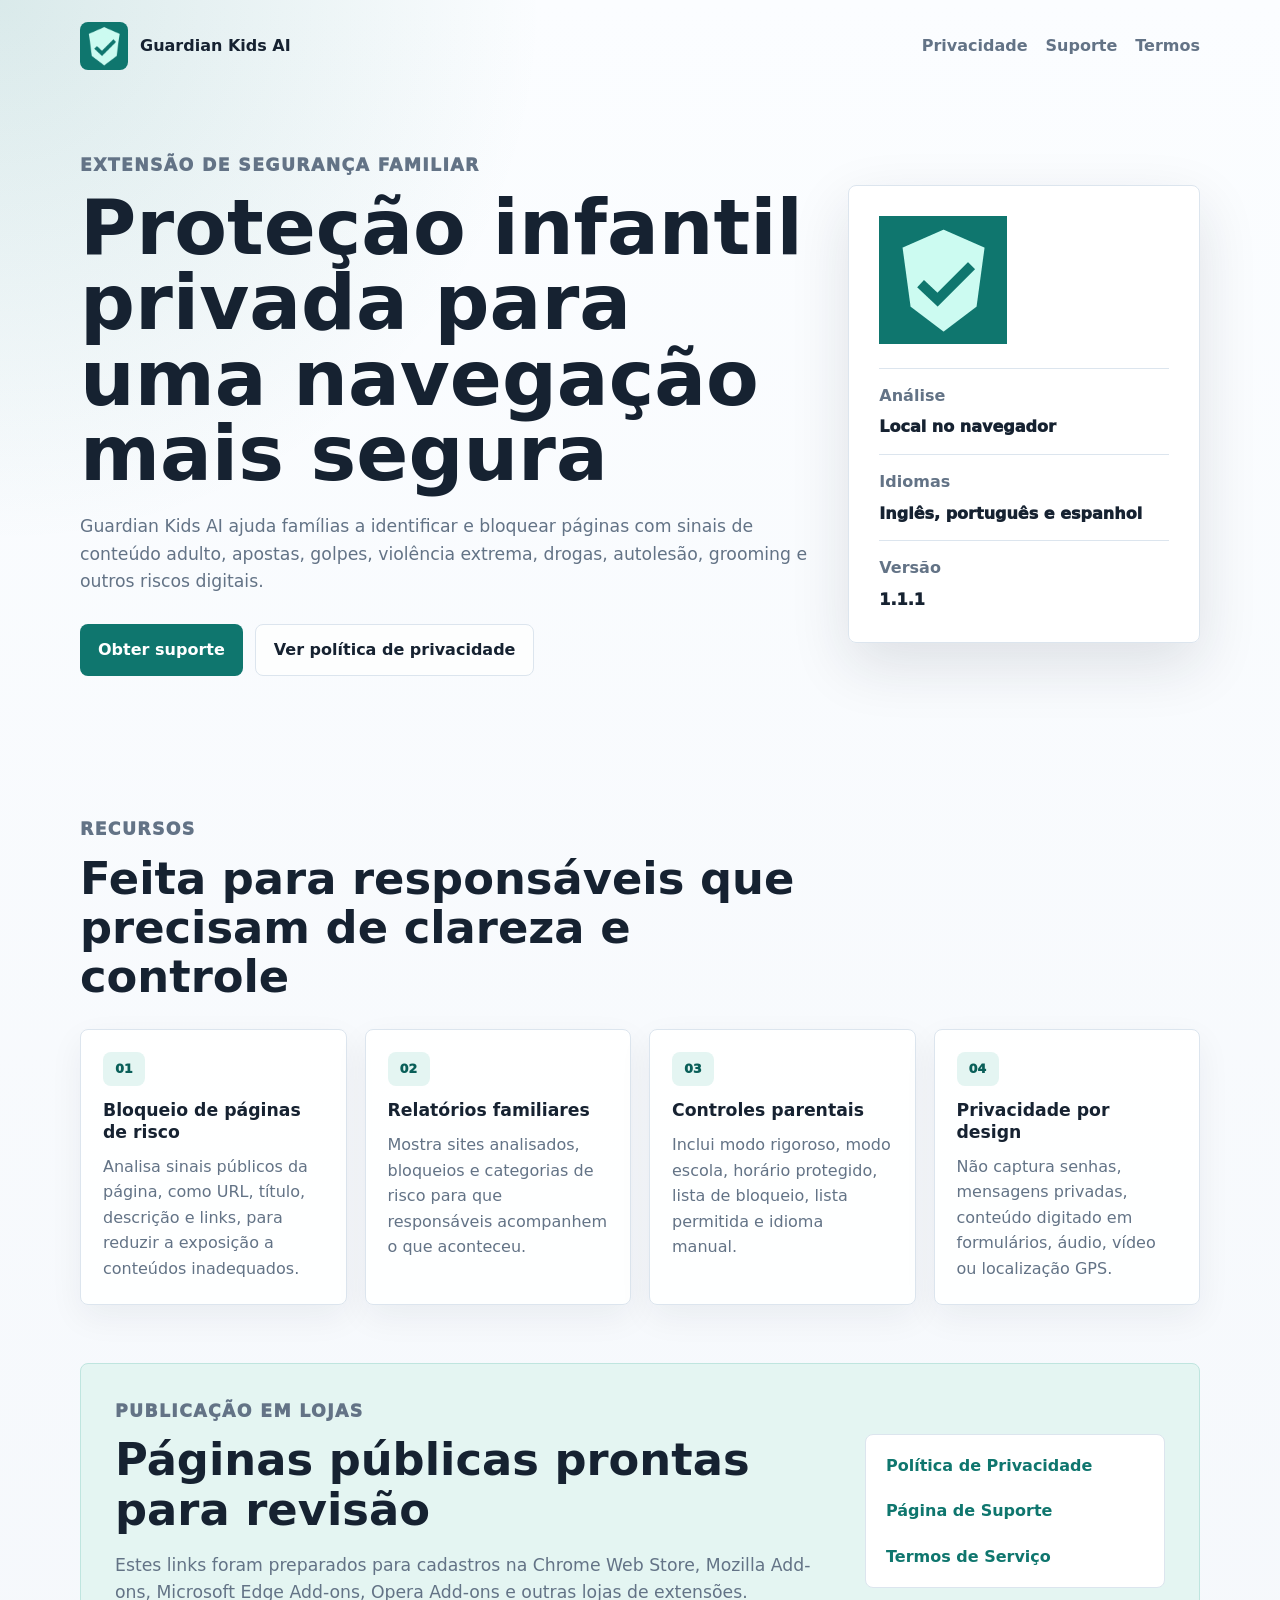
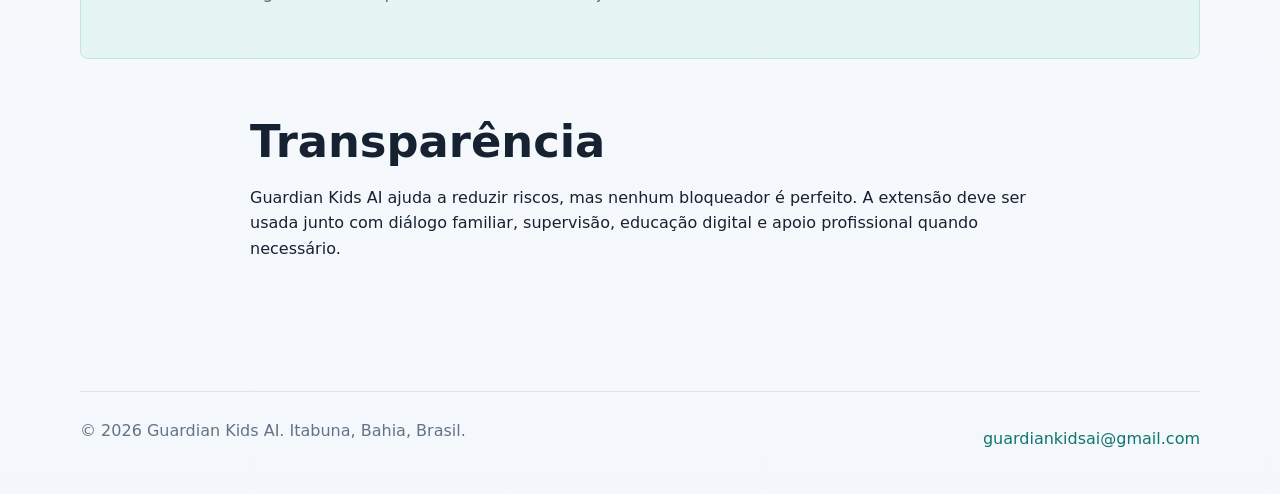
<file: index.html>
<!doctype html>
<html lang="pt-BR">
  <head>
    <meta charset="utf-8">
    <meta name="viewport" content="width=device-width, initial-scale=1">
    <title>Guardian Kids AI | Proteção infantil para navegadores</title>
    <meta
      name="description"
      content="Guardian Kids AI é uma extensão de proteção infantil para navegadores, com bloqueio local de sites de risco, relatórios familiares e foco em privacidade."
    >
    <link rel="icon" href="assets/logo.png">
    <link rel="stylesheet" href="css/style.css">
  </head>
  <body>
    <header class="site-header">
      <a class="brand" href="index.html" aria-label="Guardian Kids AI">
        <img src="assets/logo.png" alt="" width="48" height="48">
        <span>Guardian Kids AI</span>
      </a>
      <nav aria-label="Páginas principais">
        <a href="privacy.html">Privacidade</a>
        <a href="support.html">Suporte</a>
        <a href="terms.html">Termos</a>
      </nav>
    </header>

    <main>
      <section class="hero">
        <div class="hero-copy">
          <p class="eyebrow">Extensão de segurança familiar</p>
          <h1>Proteção infantil privada para uma navegação mais segura</h1>
          <p>
            Guardian Kids AI ajuda famílias a identificar e bloquear páginas
            com sinais de conteúdo adulto, apostas, golpes, violência extrema,
            drogas, autolesão, grooming e outros riscos digitais.
          </p>
          <div class="actions" aria-label="Ações principais">
            <a class="button primary" href="support.html">Obter suporte</a>
            <a class="button secondary" href="privacy.html">Ver política de privacidade</a>
          </div>
        </div>

        <aside class="hero-panel" aria-label="Resumo do produto">
          <img src="assets/logo.png" alt="Logo Guardian Kids AI" width="128" height="128">
          <dl>
            <div>
              <dt>Análise</dt>
              <dd>Local no navegador</dd>
            </div>
            <div>
              <dt>Idiomas</dt>
              <dd>Inglês, português e espanhol</dd>
            </div>
            <div>
              <dt>Versão</dt>
              <dd>1.1.1</dd>
            </div>
          </dl>
        </aside>
      </section>

      <section class="section">
        <div class="section-heading">
          <p class="eyebrow">Recursos</p>
          <h2>Feita para responsáveis que precisam de clareza e controle</h2>
        </div>
        <div class="feature-grid">
          <article>
            <span class="feature-icon">01</span>
            <h3>Bloqueio de páginas de risco</h3>
            <p>
              Analisa sinais públicos da página, como URL, título, descrição e
              links, para reduzir a exposição a conteúdos inadequados.
            </p>
          </article>
          <article>
            <span class="feature-icon">02</span>
            <h3>Relatórios familiares</h3>
            <p>
              Mostra sites analisados, bloqueios e categorias de risco para que
              responsáveis acompanhem o que aconteceu.
            </p>
          </article>
          <article>
            <span class="feature-icon">03</span>
            <h3>Controles parentais</h3>
            <p>
              Inclui modo rigoroso, modo escola, horário protegido, lista de
              bloqueio, lista permitida e idioma manual.
            </p>
          </article>
          <article>
            <span class="feature-icon">04</span>
            <h3>Privacidade por design</h3>
            <p>
              Não captura senhas, mensagens privadas, conteúdo digitado em
              formulários, áudio, vídeo ou localização GPS.
            </p>
          </article>
        </div>
      </section>

      <section class="band">
        <div>
          <p class="eyebrow">Publicação em lojas</p>
          <h2>Páginas públicas prontas para revisão</h2>
          <p>
            Estes links foram preparados para cadastros na Chrome Web Store,
            Mozilla Add-ons, Microsoft Edge Add-ons, Opera Add-ons e outras
            lojas de extensões.
          </p>
        </div>
        <ul class="link-list">
          <li><a href="privacy.html">Política de Privacidade</a></li>
          <li><a href="support.html">Página de Suporte</a></li>
          <li><a href="terms.html">Termos de Serviço</a></li>
        </ul>
      </section>

      <section class="section compact">
        <h2>Transparência</h2>
        <p>
          Guardian Kids AI ajuda a reduzir riscos, mas nenhum bloqueador é
          perfeito. A extensão deve ser usada junto com diálogo familiar,
          supervisão, educação digital e apoio profissional quando necessário.
        </p>
      </section>
    </main>

    <footer class="site-footer">
      <p>© 2026 Guardian Kids AI. Itabuna, Bahia, Brasil.</p>
      <a href="mailto:guardiankidsai@gmail.com">guardiankidsai@gmail.com</a>
    </footer>
  </body>
</html>
</file>
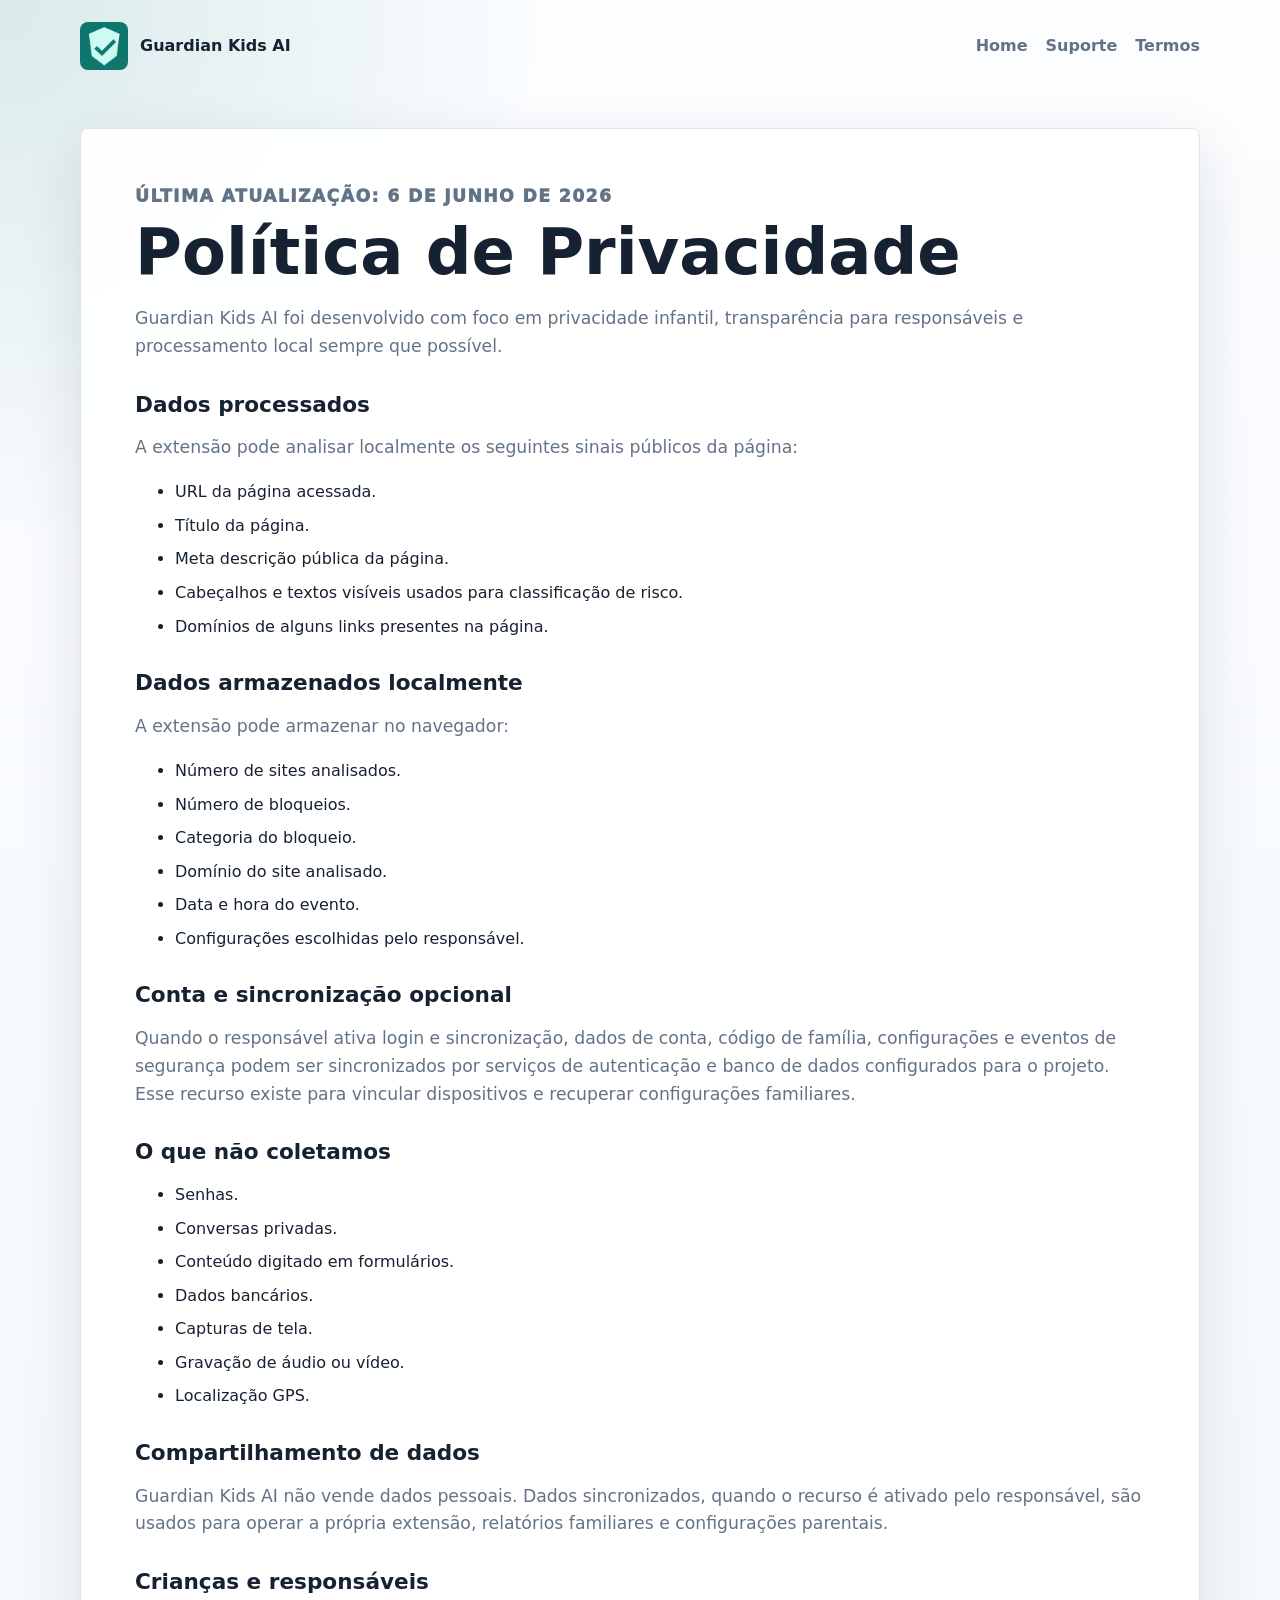
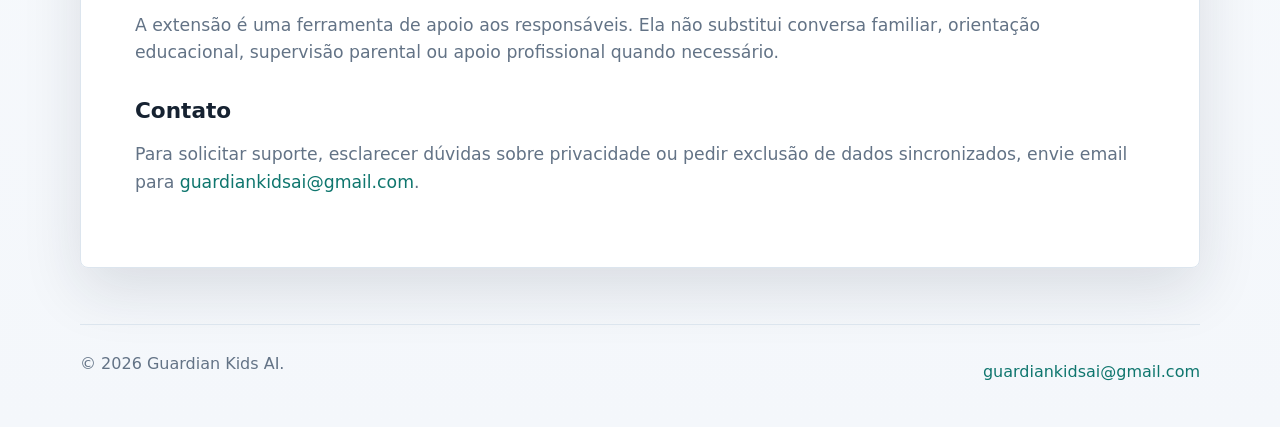
<file: privacy.html>
<!doctype html>
<html lang="pt-BR">
  <head>
    <meta charset="utf-8">
    <meta name="viewport" content="width=device-width, initial-scale=1">
    <title>Política de Privacidade | Guardian Kids AI</title>
    <meta name="description" content="Política de Privacidade da extensão Guardian Kids AI.">
    <link rel="icon" href="assets/logo.png">
    <link rel="stylesheet" href="css/style.css">
  </head>
  <body>
    <header class="site-header">
      <a class="brand" href="index.html">
        <img src="assets/logo.png" alt="" width="48" height="48">
        <span>Guardian Kids AI</span>
      </a>
      <nav aria-label="Páginas principais">
        <a href="index.html">Home</a>
        <a href="support.html">Suporte</a>
        <a href="terms.html">Termos</a>
      </nav>
    </header>

    <main class="page">
      <p class="eyebrow">Última atualização: 6 de junho de 2026</p>
      <h1>Política de Privacidade</h1>
      <p>
        Guardian Kids AI foi desenvolvido com foco em privacidade infantil,
        transparência para responsáveis e processamento local sempre que
        possível.
      </p>

      <h2>Dados processados</h2>
      <p>A extensão pode analisar localmente os seguintes sinais públicos da página:</p>
      <ul>
        <li>URL da página acessada.</li>
        <li>Título da página.</li>
        <li>Meta descrição pública da página.</li>
        <li>Cabeçalhos e textos visíveis usados para classificação de risco.</li>
        <li>Domínios de alguns links presentes na página.</li>
      </ul>

      <h2>Dados armazenados localmente</h2>
      <p>A extensão pode armazenar no navegador:</p>
      <ul>
        <li>Número de sites analisados.</li>
        <li>Número de bloqueios.</li>
        <li>Categoria do bloqueio.</li>
        <li>Domínio do site analisado.</li>
        <li>Data e hora do evento.</li>
        <li>Configurações escolhidas pelo responsável.</li>
      </ul>

      <h2>Conta e sincronização opcional</h2>
      <p>
        Quando o responsável ativa login e sincronização, dados de conta,
        código de família, configurações e eventos de segurança podem ser
        sincronizados por serviços de autenticação e banco de dados configurados
        para o projeto. Esse recurso existe para vincular dispositivos e
        recuperar configurações familiares.
      </p>

      <h2>O que não coletamos</h2>
      <ul>
        <li>Senhas.</li>
        <li>Conversas privadas.</li>
        <li>Conteúdo digitado em formulários.</li>
        <li>Dados bancários.</li>
        <li>Capturas de tela.</li>
        <li>Gravação de áudio ou vídeo.</li>
        <li>Localização GPS.</li>
      </ul>

      <h2>Compartilhamento de dados</h2>
      <p>
        Guardian Kids AI não vende dados pessoais. Dados sincronizados, quando
        o recurso é ativado pelo responsável, são usados para operar a própria
        extensão, relatórios familiares e configurações parentais.
      </p>

      <h2>Crianças e responsáveis</h2>
      <p>
        A extensão é uma ferramenta de apoio aos responsáveis. Ela não substitui
        conversa familiar, orientação educacional, supervisão parental ou apoio
        profissional quando necessário.
      </p>

      <h2>Contato</h2>
      <p>
        Para solicitar suporte, esclarecer dúvidas sobre privacidade ou pedir
        exclusão de dados sincronizados, envie email para
        <a href="mailto:guardiankidsai@gmail.com">guardiankidsai@gmail.com</a>.
      </p>
    </main>

    <footer class="site-footer">
      <p>© 2026 Guardian Kids AI.</p>
      <a href="mailto:guardiankidsai@gmail.com">guardiankidsai@gmail.com</a>
    </footer>
  </body>
</html>
</file>
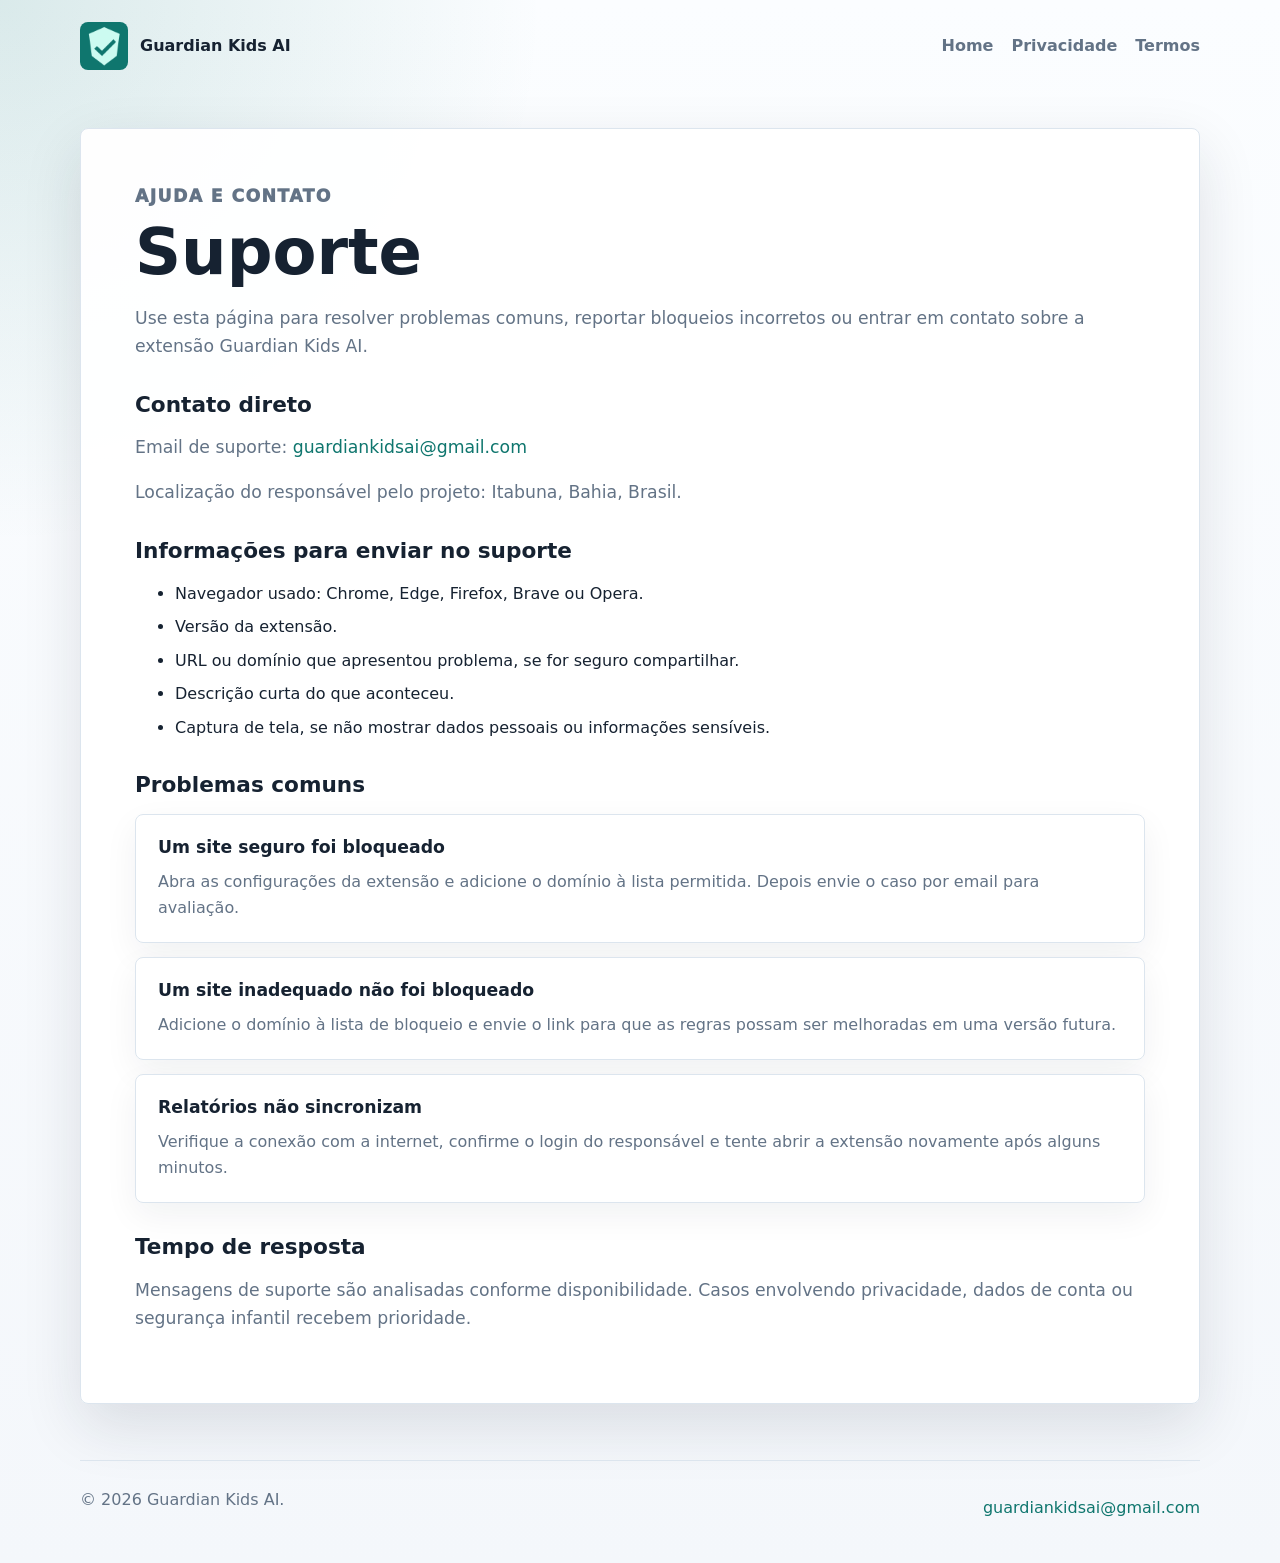
<file: support.html>
<!doctype html>
<html lang="pt-BR">
  <head>
    <meta charset="utf-8">
    <meta name="viewport" content="width=device-width, initial-scale=1">
    <title>Suporte | Guardian Kids AI</title>
    <meta name="description" content="Página de suporte da extensão Guardian Kids AI.">
    <link rel="icon" href="assets/logo.png">
    <link rel="stylesheet" href="css/style.css">
  </head>
  <body>
    <header class="site-header">
      <a class="brand" href="index.html">
        <img src="assets/logo.png" alt="" width="48" height="48">
        <span>Guardian Kids AI</span>
      </a>
      <nav aria-label="Páginas principais">
        <a href="index.html">Home</a>
        <a href="privacy.html">Privacidade</a>
        <a href="terms.html">Termos</a>
      </nav>
    </header>

    <main class="page">
      <p class="eyebrow">Ajuda e contato</p>
      <h1>Suporte</h1>
      <p>
        Use esta página para resolver problemas comuns, reportar bloqueios
        incorretos ou entrar em contato sobre a extensão Guardian Kids AI.
      </p>

      <h2>Contato direto</h2>
      <p>
        Email de suporte:
        <a href="mailto:guardiankidsai@gmail.com">guardiankidsai@gmail.com</a>
      </p>
      <p>Localização do responsável pelo projeto: Itabuna, Bahia, Brasil.</p>

      <h2>Informações para enviar no suporte</h2>
      <ul>
        <li>Navegador usado: Chrome, Edge, Firefox, Brave ou Opera.</li>
        <li>Versão da extensão.</li>
        <li>URL ou domínio que apresentou problema, se for seguro compartilhar.</li>
        <li>Descrição curta do que aconteceu.</li>
        <li>Captura de tela, se não mostrar dados pessoais ou informações sensíveis.</li>
      </ul>

      <h2>Problemas comuns</h2>
      <div class="faq">
        <article>
          <h3>Um site seguro foi bloqueado</h3>
          <p>
            Abra as configurações da extensão e adicione o domínio à lista
            permitida. Depois envie o caso por email para avaliação.
          </p>
        </article>
        <article>
          <h3>Um site inadequado não foi bloqueado</h3>
          <p>
            Adicione o domínio à lista de bloqueio e envie o link para que as
            regras possam ser melhoradas em uma versão futura.
          </p>
        </article>
        <article>
          <h3>Relatórios não sincronizam</h3>
          <p>
            Verifique a conexão com a internet, confirme o login do responsável
            e tente abrir a extensão novamente após alguns minutos.
          </p>
        </article>
      </div>

      <h2>Tempo de resposta</h2>
      <p>
        Mensagens de suporte são analisadas conforme disponibilidade. Casos
        envolvendo privacidade, dados de conta ou segurança infantil recebem
        prioridade.
      </p>
    </main>

    <footer class="site-footer">
      <p>© 2026 Guardian Kids AI.</p>
      <a href="mailto:guardiankidsai@gmail.com">guardiankidsai@gmail.com</a>
    </footer>
  </body>
</html>
</file>
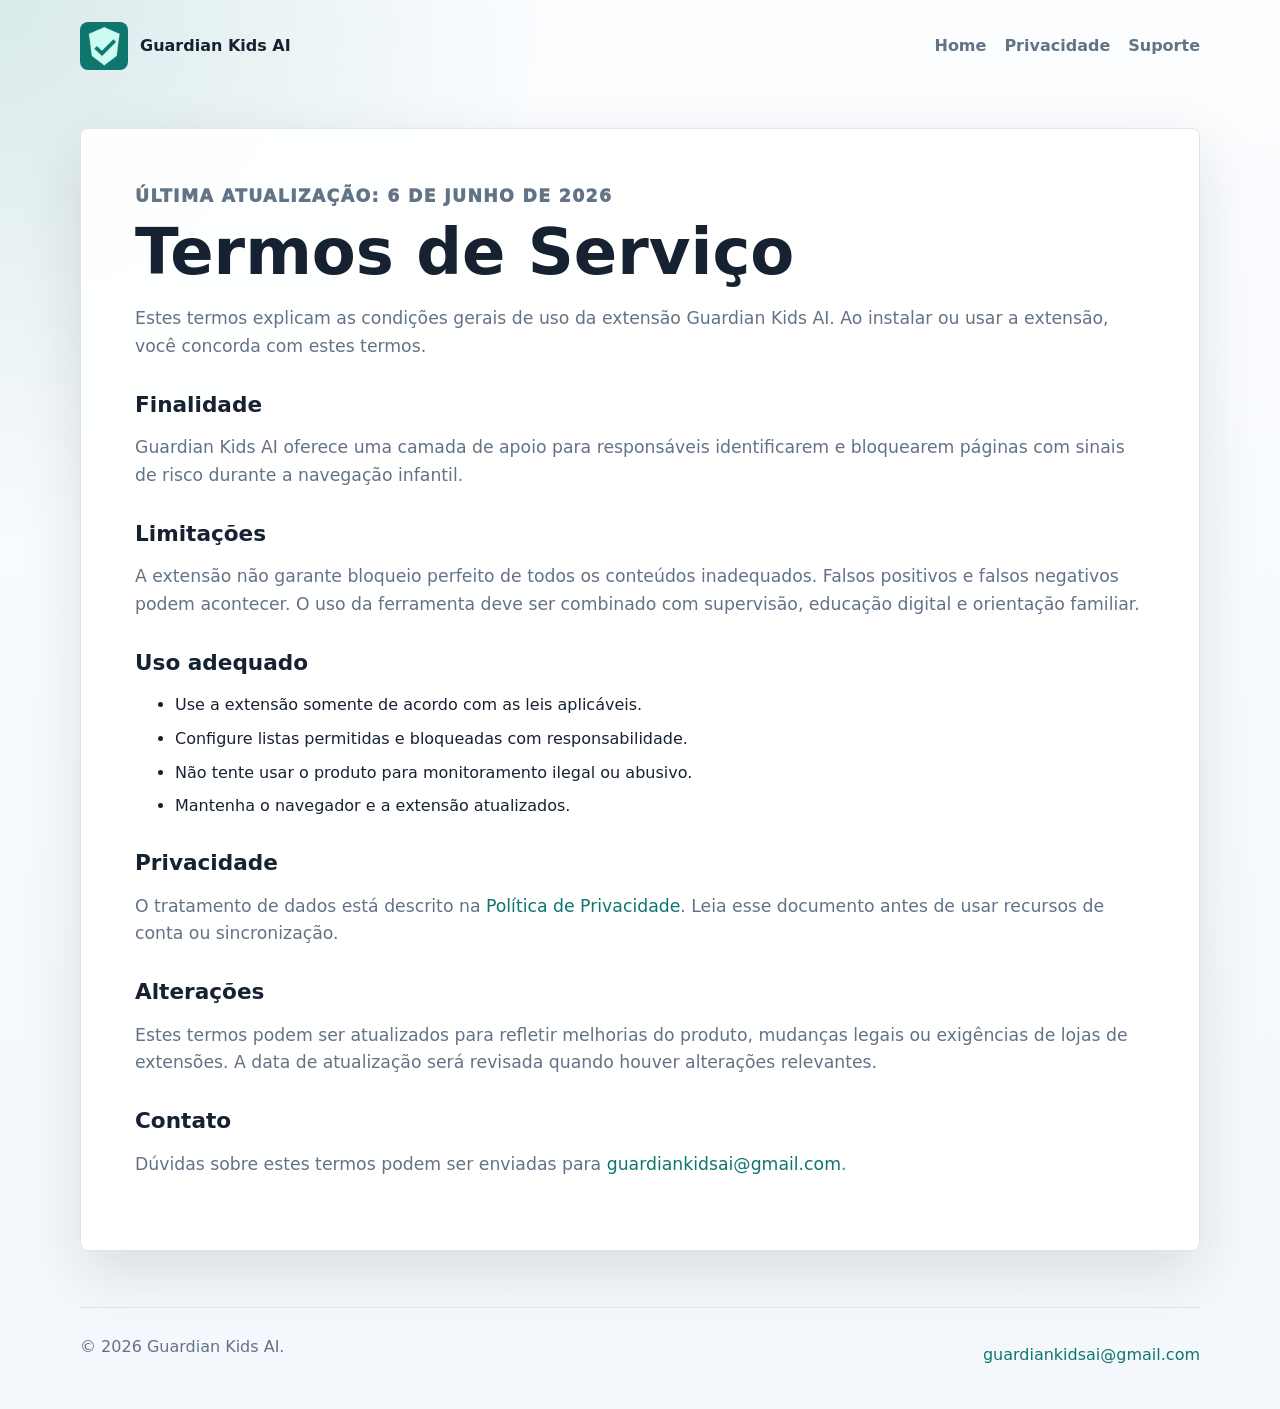
<file: terms.html>
<!doctype html>
<html lang="pt-BR">
  <head>
    <meta charset="utf-8">
    <meta name="viewport" content="width=device-width, initial-scale=1">
    <title>Termos de Serviço | Guardian Kids AI</title>
    <meta name="description" content="Termos de Serviço da extensão Guardian Kids AI.">
    <link rel="icon" href="assets/logo.png">
    <link rel="stylesheet" href="css/style.css">
  </head>
  <body>
    <header class="site-header">
      <a class="brand" href="index.html">
        <img src="assets/logo.png" alt="" width="48" height="48">
        <span>Guardian Kids AI</span>
      </a>
      <nav aria-label="Páginas principais">
        <a href="index.html">Home</a>
        <a href="privacy.html">Privacidade</a>
        <a href="support.html">Suporte</a>
      </nav>
    </header>

    <main class="page">
      <p class="eyebrow">Última atualização: 6 de junho de 2026</p>
      <h1>Termos de Serviço</h1>
      <p>
        Estes termos explicam as condições gerais de uso da extensão Guardian
        Kids AI. Ao instalar ou usar a extensão, você concorda com estes termos.
      </p>

      <h2>Finalidade</h2>
      <p>
        Guardian Kids AI oferece uma camada de apoio para responsáveis
        identificarem e bloquearem páginas com sinais de risco durante a
        navegação infantil.
      </p>

      <h2>Limitações</h2>
      <p>
        A extensão não garante bloqueio perfeito de todos os conteúdos
        inadequados. Falsos positivos e falsos negativos podem acontecer. O uso
        da ferramenta deve ser combinado com supervisão, educação digital e
        orientação familiar.
      </p>

      <h2>Uso adequado</h2>
      <ul>
        <li>Use a extensão somente de acordo com as leis aplicáveis.</li>
        <li>Configure listas permitidas e bloqueadas com responsabilidade.</li>
        <li>Não tente usar o produto para monitoramento ilegal ou abusivo.</li>
        <li>Mantenha o navegador e a extensão atualizados.</li>
      </ul>

      <h2>Privacidade</h2>
      <p>
        O tratamento de dados está descrito na
        <a href="privacy.html">Política de Privacidade</a>. Leia esse documento
        antes de usar recursos de conta ou sincronização.
      </p>

      <h2>Alterações</h2>
      <p>
        Estes termos podem ser atualizados para refletir melhorias do produto,
        mudanças legais ou exigências de lojas de extensões. A data de
        atualização será revisada quando houver alterações relevantes.
      </p>

      <h2>Contato</h2>
      <p>
        Dúvidas sobre estes termos podem ser enviadas para
        <a href="mailto:guardiankidsai@gmail.com">guardiankidsai@gmail.com</a>.
      </p>
    </main>

    <footer class="site-footer">
      <p>© 2026 Guardian Kids AI.</p>
      <a href="mailto:guardiankidsai@gmail.com">guardiankidsai@gmail.com</a>
    </footer>
  </body>
</html>
</file>
<file: css/style.css>
:root {
  color-scheme: light;
  --bg: #f4f7fb;
  --surface: #ffffff;
  --ink: #162231;
  --muted: #637386;
  --line: #dce5ee;
  --primary: #0f766e;
  --primary-dark: #0a5f59;
  --soft: #e4f5f2;
  --accent: #e6a91e;
  --danger: #b42318;
  --radius: 8px;
  --shadow: 0 22px 60px rgba(22, 34, 49, 0.12);
  font-family:
    Inter, ui-sans-serif, system-ui, -apple-system, BlinkMacSystemFont, "Segoe UI",
    sans-serif;
}

* {
  box-sizing: border-box;
}

body {
  margin: 0;
  background:
    radial-gradient(circle at top left, rgba(15, 118, 110, 0.14), transparent 34rem),
    linear-gradient(180deg, #fbfdff 0%, var(--bg) 100%);
  color: var(--ink);
  line-height: 1.6;
}

a {
  color: var(--primary);
  text-decoration: none;
}

a:hover {
  text-decoration: underline;
}

.site-header,
.site-footer {
  display: flex;
  align-items: center;
  justify-content: space-between;
  gap: 24px;
  width: min(1120px, calc(100% - 40px));
  margin: 0 auto;
}

.site-header {
  padding: 22px 0;
}

.site-footer {
  border-top: 1px solid var(--line);
  color: var(--muted);
  margin-top: 56px;
  padding: 26px 0 34px;
}

.brand {
  align-items: center;
  color: var(--ink);
  display: inline-flex;
  font-weight: 900;
  gap: 12px;
}

.brand img {
  border-radius: var(--radius);
}

nav {
  display: flex;
  flex-wrap: wrap;
  gap: 18px;
}

nav a {
  color: var(--muted);
  font-weight: 800;
}

.hero,
.section,
.band,
.page {
  width: min(1120px, calc(100% - 40px));
  margin: 0 auto;
}

.hero {
  align-items: center;
  display: grid;
  gap: 38px;
  grid-template-columns: minmax(0, 1.35fr) minmax(300px, 0.65fr);
  min-height: 74vh;
  padding: 42px 0 64px;
}

.hero-copy {
  max-width: 760px;
}

.eyebrow {
  color: var(--primary-dark);
  font-size: 0.78rem;
  font-weight: 950;
  letter-spacing: 0.08em;
  margin: 0 0 10px;
  text-transform: uppercase;
}

h1,
h2,
h3,
p {
  margin-top: 0;
}

h1 {
  font-size: clamp(2.65rem, 6vw, 5.45rem);
  line-height: 0.98;
  letter-spacing: 0;
  margin-bottom: 22px;
}

h2 {
  font-size: clamp(1.8rem, 4vw, 2.8rem);
  line-height: 1.1;
  letter-spacing: 0;
  margin-bottom: 18px;
}

h3 {
  font-size: 1.08rem;
  line-height: 1.25;
  margin-bottom: 10px;
}

.hero p,
.section-heading p,
.band p,
.page > p {
  color: var(--muted);
  font-size: 1.08rem;
}

.actions {
  display: flex;
  flex-wrap: wrap;
  gap: 12px;
  margin-top: 28px;
}

.button {
  align-items: center;
  border-radius: var(--radius);
  display: inline-flex;
  font-weight: 900;
  justify-content: center;
  min-height: 46px;
  padding: 12px 18px;
}

.button.primary {
  background: var(--primary);
  color: #ffffff;
}

.button.primary:hover {
  background: var(--primary-dark);
  text-decoration: none;
}

.button.secondary {
  background: rgba(255, 255, 255, 0.72);
  border: 1px solid var(--line);
  color: var(--ink);
}

.button.secondary:hover {
  background: var(--surface);
  text-decoration: none;
}

.hero-panel {
  background: rgba(255, 255, 255, 0.94);
  border: 1px solid var(--line);
  border-radius: var(--radius);
  box-shadow: var(--shadow);
  padding: 30px;
}

.hero-panel img {
  display: block;
  margin-bottom: 24px;
}

dl {
  display: grid;
  gap: 14px;
  margin: 0;
}

dl div {
  border-top: 1px solid var(--line);
  display: grid;
  gap: 6px;
  padding-top: 14px;
}

dt {
  color: var(--muted);
  font-weight: 850;
}

dd {
  font-weight: 950;
  margin: 0;
}

.section {
  padding: 58px 0;
}

.section-heading {
  max-width: 720px;
  margin-bottom: 28px;
}

.feature-grid {
  display: grid;
  gap: 18px;
  grid-template-columns: repeat(4, minmax(0, 1fr));
}

.feature-grid article,
.faq article {
  background: rgba(255, 255, 255, 0.94);
  border: 1px solid var(--line);
  border-radius: var(--radius);
  box-shadow: 0 12px 34px rgba(22, 34, 49, 0.06);
  padding: 22px;
}

.feature-icon {
  align-items: center;
  background: var(--soft);
  border-radius: var(--radius);
  color: var(--primary-dark);
  display: inline-flex;
  font-size: 0.78rem;
  font-weight: 950;
  height: 34px;
  justify-content: center;
  margin-bottom: 14px;
  width: 42px;
}

.feature-grid p,
.faq p {
  color: var(--muted);
  margin-bottom: 0;
}

.band {
  align-items: center;
  background: var(--soft);
  border: 1px solid #bfe5df;
  border-radius: var(--radius);
  display: grid;
  gap: 24px;
  grid-template-columns: 1fr auto;
  padding: 34px;
}

.link-list {
  background: var(--surface);
  border: 1px solid var(--line);
  border-radius: var(--radius);
  list-style: none;
  margin: 0;
  min-width: 300px;
  padding: 8px;
}

.link-list a {
  border-radius: 6px;
  display: block;
  font-weight: 900;
  padding: 10px 12px;
}

.link-list a:hover {
  background: var(--soft);
  text-decoration: none;
}

.compact {
  max-width: 780px;
}

.page {
  background: rgba(255, 255, 255, 0.96);
  border: 1px solid var(--line);
  border-radius: var(--radius);
  box-shadow: var(--shadow);
  margin-top: 36px;
  padding: clamp(24px, 5vw, 54px);
}

.page h1 {
  font-size: clamp(2.2rem, 6vw, 4rem);
}

.page h2 {
  font-size: 1.35rem;
  margin-top: 32px;
}

.page li {
  margin-bottom: 8px;
}

.faq {
  display: grid;
  gap: 14px;
}

@media (max-width: 860px) {
  .site-header,
  .site-footer {
    align-items: flex-start;
    flex-direction: column;
  }

  .hero,
  .band {
    grid-template-columns: 1fr;
  }

  .hero {
    min-height: auto;
    padding-top: 24px;
  }

  .feature-grid {
    grid-template-columns: repeat(2, minmax(0, 1fr));
  }

  .link-list {
    min-width: 0;
  }
}

@media (max-width: 560px) {
  .site-header,
  .site-footer,
  .hero,
  .section,
  .band,
  .page {
    width: min(100% - 28px, 1120px);
  }

  nav {
    gap: 12px;
  }

  h1 {
    font-size: clamp(2.35rem, 13vw, 3.4rem);
  }

  .feature-grid {
    grid-template-columns: 1fr;
  }

  .band,
  .hero-panel {
    padding: 22px;
  }
}
</file>
